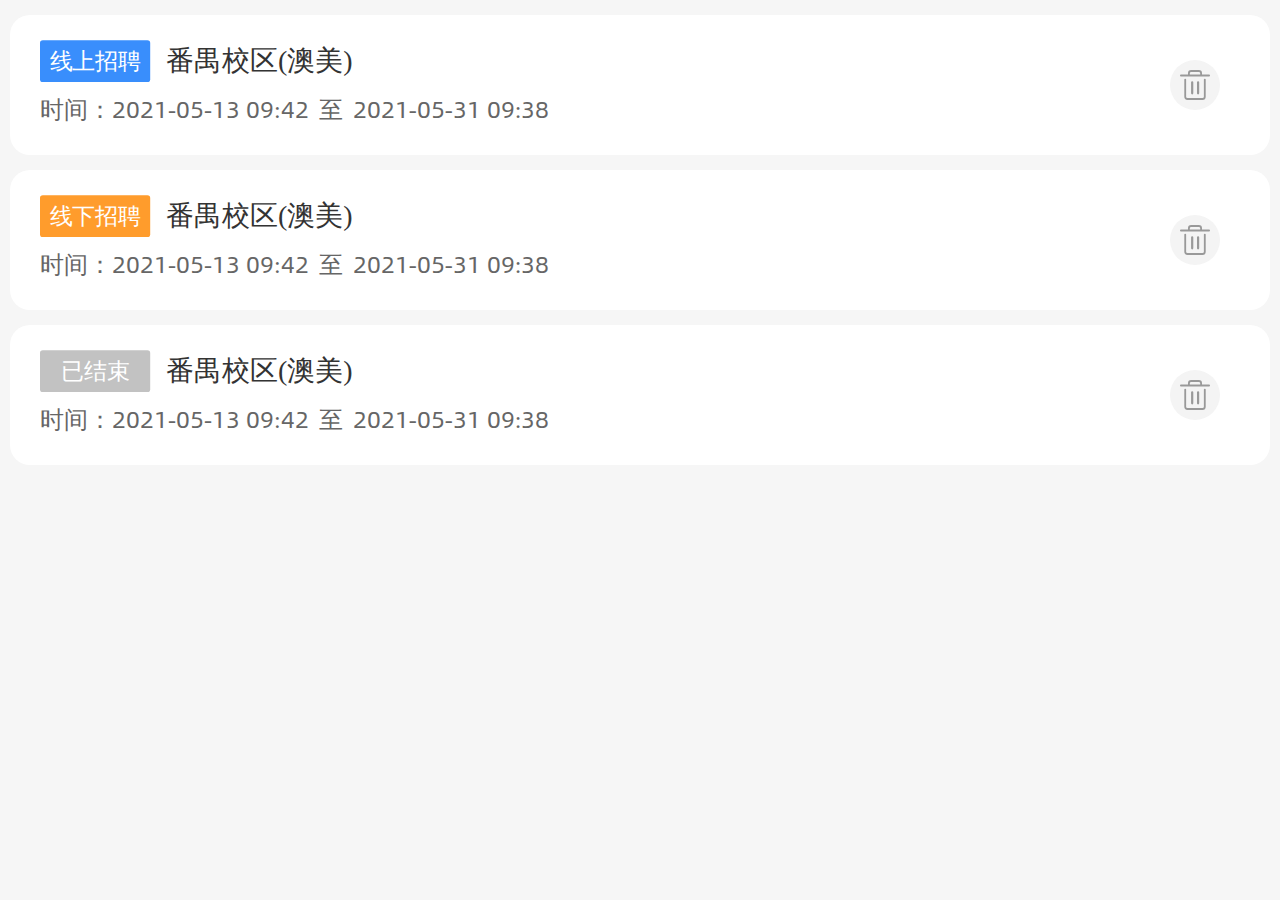
<file: 03.html>
<!DOCTYPE html>
<html>
	<head>
		<meta charset="utf-8">
		<meta name="viewport"
			content="width=device-width, user-scalable=no, initial-scale=1.0, maximum-scale=1.0, minimum-scale=1.0">
		<meta http-equiv="X-UA-Compatible" content="ie=edge">
		<title>收藏中心</title>
	</head>
	<link rel="stylesheet" type="text/css" href="./css/max.css" /><!-- 主体样式 -->
	<body>
		<div class="max_box">
			<div class="h_70 flex_align conBox flex_1">
				<div class="flex_align">
				  <div class="stateBuleBox f_12 flex_center_up_and_down">线上招聘</div>
				  <div class="f_14 c_h_33">番禺校区(澳美)</div>
				</div>
				<div class="flex_align c_h_66">
				  <div class="f_12"> 时间： </div>
				  <div class="f_12"> 2021-05-13 09:42 </div>
				  <div class="toseparate f_12">至</div>
				  <div class="f_12"> 2021-05-31 09:38</div>
				</div>
				<div class="rightfloatBox"><img src="./icon/lajitong.svg" class="rightfloatIcon"/></div>
			</div>
		</div>
		<div class="max_box">
			<div class="h_70 flex_align conBox flex_1">
				<div class="flex_align">
				  <div class="stateyellowBox f_12 flex_center_up_and_down">线下招聘</div>
				  <div class="f_14 c_h_33">番禺校区(澳美)</div>
				</div>
				<div class="flex_align c_h_66">
				  <div class="f_12"> 时间： </div>
				  <div class="f_12"> 2021-05-13 09:42 </div>
				  <div class="toseparate f_12">至</div>
				  <div class="f_12"> 2021-05-31 09:38</div>
				</div>
				<div class="rightfloatBox"><img src="./icon/lajitong.svg" class="rightfloatIcon"/></div>
			</div>
		</div>
		<div class="max_box" onclick="end()">
			<div class="h_70 flex_align conBox flex_1">
				<div class="flex_align">
				  <div class="statehBox f_12 flex_center_up_and_down">已结束</div>
				  <div class="f_14 c_h_33">番禺校区(澳美)</div>
				</div>
				<div class="flex_align c_h_66">
				  <div class="f_12"> 时间： </div>
				  <div class="f_12"> 2021-05-13 09:42 </div>
				  <div class="toseparate f_12">至</div>
				  <div class="f_12"> 2021-05-31 09:38</div>
				</div>
				<div class="rightfloatBox"><img src="./icon/lajitong.svg" class="rightfloatIcon"/></div>
			</div>
		</div>
	</body>
	<script src="./js/jquery.min.js"></script>
	<script src="./js/max.js"></script>
	<script>
	  function end(){
		  textTip('该活动已经结束')
	  }
	  $('.rightfloatBox').on('click',function(){
		  console.log('233')
		  $(this).parent().parent().remove()
		  　event.cancelBubble=true;
	  })
	</script>
	<style>
	.max_box{margin: 0.15rem 0.1rem;}
	  .qxBox{position: absolute;width: 1.2rem;height: 0.48rem;font-size: 0.24rem;border: #FC3964 solid 1px;border-radius: 0.3rem;text-align: center;right: 0;}
	  .toseparate{margin: 0 0.1rem;}
	  .time{transform: scale(0.9);transform-origin: 0 0;}
	  .conBox{display: flex;flex-direction: column;align-items: flex-start;justify-content: center;line-height: 0.5rem;position: relative;}
	  .stateBuleBox{
		      width: 1rem;
		      height: 0.36rem;
		      background: #398EFC;
		      color: white;
		      margin-right: 0.1rem;
		      padding: 0.04rem 0.08rem;
		      transform: scale(0.95);
		      transform-origin: 0 100%;
		      border-radius: 0.03rem;
	  }
	  .stateyellowBox{
		  width: 1rem;
		  height: 0.36rem;
		  background: #FF9C2C;
		  color: white;
		  margin-right: 0.1rem;
		  padding: 0.04rem 0.08rem;
		  transform: scale(0.95);
		  transform-origin: 0 100%;
		  border-radius: 0.03rem;
	  }
	  .statehBox{
		  width: 1rem;
		  height: 0.36rem;
		  background:#c2c2c2;
		  color: white;
		  margin-right: 0.1rem;
		  padding: 0.04rem 0.08rem;
		  transform: scale(0.95);
		  transform-origin: 0 100%;
		  border-radius: 0.03rem;
	  }
	  .rightfloatBox{width: 0.5rem;height: 0.5rem;background: #F4F4F4;display: flex;border-radius: 50%;align-items: center;justify-content: center;position: absolute;right: 0.2rem;}
	  .rightfloatIcon{width: 0.3rem;height: 0.3rem;}
	</style>
</html>
</file>
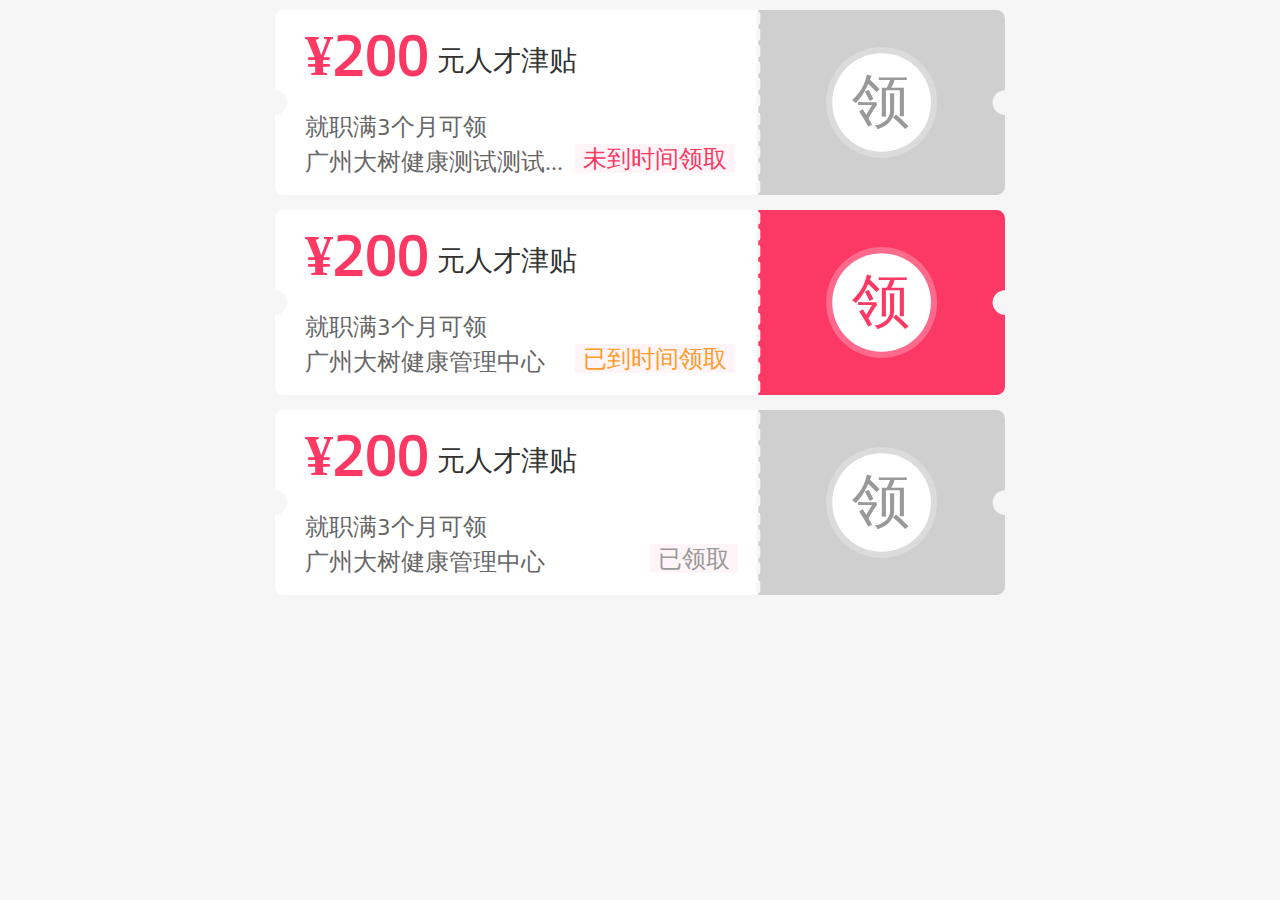
<file: 04.html>
<!DOCTYPE html>
<html>
	<head>
		<meta charset="utf-8">
		<meta name="viewport"
			content="width=device-width, user-scalable=no, initial-scale=1.0, maximum-scale=1.0, minimum-scale=1.0">
		<meta http-equiv="X-UA-Compatible" content="ie=edge">
		<title>优惠价</title>
	</head>
	<link rel="stylesheet" type="text/css" href="./css/max.css" /><!-- 主体样式 -->
	<body>
		<div class="yhBox">
			<div class="h_95 flex_1 bg_imgtwo flex_direction">
				<div class="flex">
					<div class="money"><span class="f_28 c_r_FC">¥</span><span class="f_28 c_r_FC">200</span></div>
					<span class="f_14 c_h_33 moneytitle"> 元人才津贴 </span>
				</div>
				<div class="flex_direction" style="line-height: 0.35rem;">
					<div class="f_12 c_h_66">就职满3个月可领</div>
					<div class="f_12 c_h_66 ellipsis" style="width: 2.7rem;">广州大树健康测试测试测试测试管理中心</div>
				</div>
				<div class="stateredBox c_r_FC">未到时间领取</div>
				<div class="stateval f_29 c_h_99">领</div>
			</div>
		</div>
		<div class="yhBox">
			<div class="h_95 flex_1 bg_img flex_direction">
				<div class="flex">
					<div class="money"><span class="f_28 c_r_FC">¥</span><span class="f_28 c_r_FC">200</span></div>
					<span class="f_14 c_h_33 moneytitle"> 元人才津贴 </span>
				</div>
				<div class="flex_direction" style="line-height: 0.35rem;">
					<div class="f_12 c_h_66">就职满3个月可领</div>
					<div class="f_12 c_h_66 ellipsis" style="width: 2.7rem;">广州大树健康管理中心</div>
				</div>
				<!-- <div class="stateredBox c_r_FC">未到时间领取</div> -->
				<div class="stateyellowBox c_r_FC">已到时间领取</div>
				<div class="stateval f_29 c_r_FC">领</div>
			</div>
		</div>
		<div class="yhBox">
			<div class="h_95 flex_1 bg_imgtwo flex_direction">
				<div class="flex">
					<div class="money"><span class="f_28 c_r_FC">¥</span><span class="f_28 c_r_FC">200</span></div>
					<span class="f_14 c_h_33 moneytitle"> 元人才津贴 </span>
				</div>
				<div class="flex_direction" style="line-height: 0.35rem;">
					<div class="f_12 c_h_66">就职满3个月可领</div>
					<div class="f_12 c_h_66 ellipsis" style="width: 2.7rem;">广州大树健康管理中心</div>
				</div>
				<!-- <div class="stateredBox c_r_FC">未到时间领取</div> -->
				<div class="statehBox c_r_FC">已领取</div>
				<div class="stateval f_29 c_h_99">领</div>
			</div>
		</div>
	</body>
	<script src="./js/jquery.min.js"></script>
	<script src="./js/max.js"></script>
	<style>
	    body{
			padding: 0;
		}
		.yhBox {
		display: flex;
		    align-items: center;
		    justify-content: center;
		    max-width: 7.5rem;
		    left: 0;
		    right: 0;
		    margin: auto;
		    padding: 0.1rem 0.1rem 0 0.1rem;
		    box-sizing: border-box;
		}

		.bg_img {
			position: relative;
			background: url(img/juan.svg) no-repeat;
			background-size: 100%;
			width: 100%;
			padding-left: 0.3rem;
			box-sizing: border-box;
			line-height: 0.9rem;
		}
		.bg_imgtwo{
			position: relative;
			background: url(img/huijuan.svg) no-repeat;
			background-size: 100%;
			width: 100%;
			padding-left: 0.3rem;
			box-sizing: border-box;
			line-height: 0.9rem;
		}

		.money span {
			font-weight: bold;
		}

		.moneytitle {
			margin-left: 0.08rem;
			display: flex;
			    align-items: center;
		}

		.stateredBox {
			position:absolute;
			height: 0.36rem;
			line-height: 0.36rem;
			background: #FFF5F8;
			padding: 0 0.1rem;
			transform: scale(0.8);
			transform-origin: 0 0;
			right: 2.3rem;
			bottom: 0.2rem;
		}
		.stateval{position: absolute;
    right: 0.95rem;
    top: 0.45rem;}

		.stateyellowBox {
			background: #FFFBF5;
			color: #FF9C2C;
			position:absolute;
			height: 0.36rem;
			line-height: 0.36rem;
			background: #FFF5F8;
			padding: 0 0.1rem;
			transform: scale(0.8);
			transform-origin: 0 0;
			right: 2.3rem;
			bottom: 0.2rem;
		}

		.statehBox {
			background: #F5F5F5;
			color: #999999;
			position:absolute;
			height: 0.36rem;
			line-height: 0.36rem;
			background: #FFF5F8;
			padding: 0 0.1rem;
			transform: scale(0.8);
			transform-origin: 0 0;
			right: 2.45rem;
			bottom: 0.2rem;
		}
	</style>
</html>
</file>
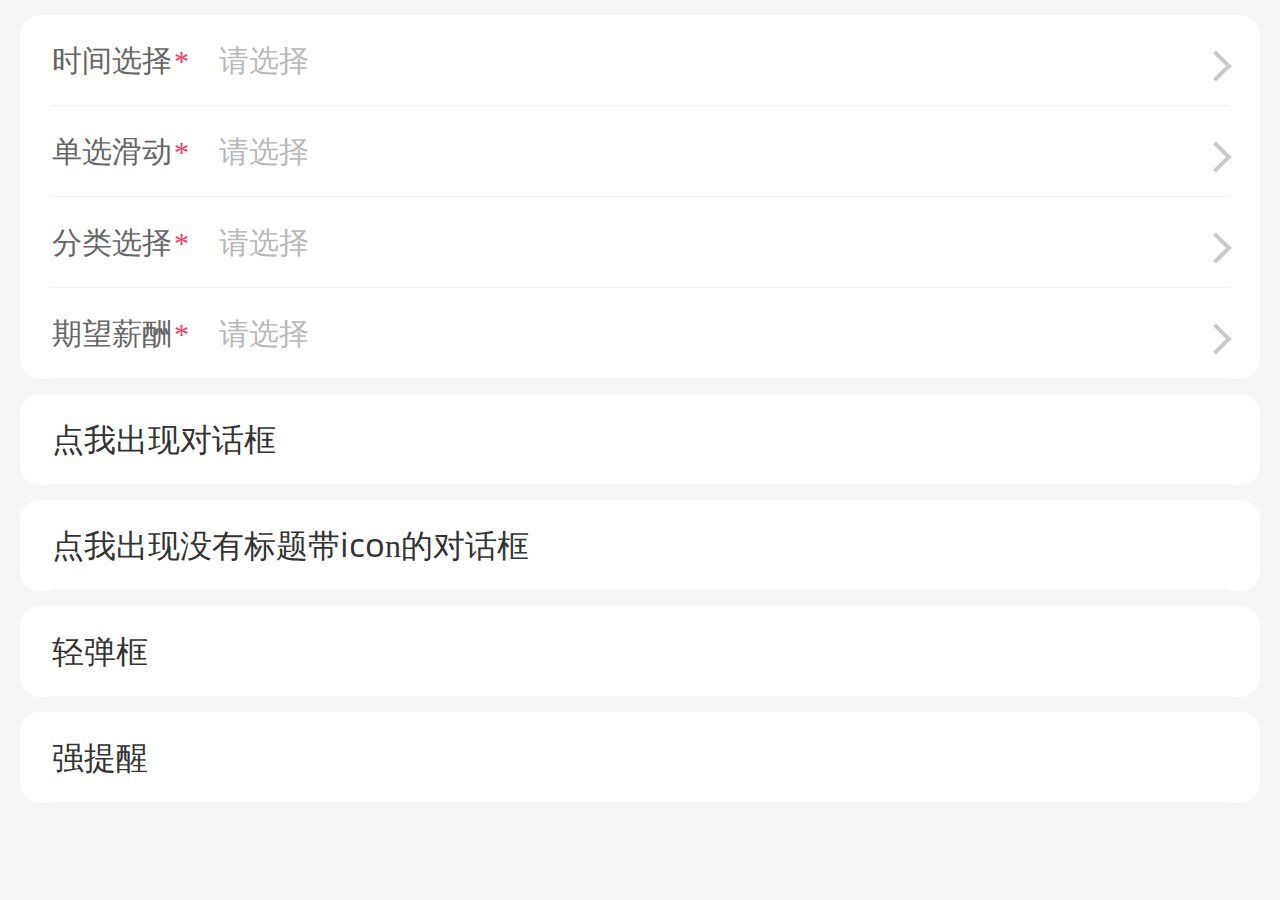
<file: 07.html>
<!DOCTYPE html>
<html>
	<head>
		<meta charset="utf-8">
		<meta name="viewport"
			content="width=device-width, user-scalable=no, initial-scale=1.0, maximum-scale=1.0, minimum-scale=1.0">
		<meta http-equiv="X-UA-Compatible" content="ie=edge">
		<title>插件集合</title>
	</head>
	<link rel="stylesheet" type="text/css" href="./css/max.css" /><!-- 主体样式 -->
	<link rel="stylesheet" type="text/css" href="./css/mui.picker.min.css" />
	<body>
       <div class="max_box">
		  <div class="flex h_45 lower_line">
		  	<div class="f_15 c_h_66 input_text">时间选择</div>
		  	<div class="c_r_FC f_15 ">*</div>
		  	<div class="guide_icon">
		  		<input class="no_style_input f_15 c_h_33" onclick="selectTime(this,'出生年月')" type="text" name="city"
		  			placeholder="请选择" id="datatime" readonly />
		  	</div>
		  </div>
		  
		  <div class="flex h_45 lower_line">
		  	<div class="f_15 c_h_66 input_text">单选滑动</div>
		  	<div class="c_r_FC f_15 ">*</div>
		  	<div class="guide_icon">
		  		<input class="no_style_input f_15 c_h_33" id="Hero_two" onclick="selectintention(this,'单选滑动')" type="text" name="city" placeholder="请选择"
		  			readonly />
		  	</div>
		  </div>
		  
		  <div class="flex h_45 lower_line">
		  	<div class="f_15 c_h_66 input_text">分类选择</div>
		  	<div class="c_r_FC f_15 ">*</div>
		  	<div class="guide_icon">
		  		<input class="no_style_input f_15 c_h_33" id="choice" type="text"  placeholder="请选择" readonly />
		  	</div>
		  </div>
		  
		  <div class="flex h_45 lower_line">
		  	<div class="f_15 c_h_66 input_text">期望薪酬</div>
		  	<div class="c_r_FC f_15 ">*</div>
		  	<div class="guide_icon">
		  		<input class="no_style_input f_15 c_h_33" onclick="selectSalary(this,'期望薪酬')" type="text" placeholder="请选择" readonly />
		  	</div>
		  </div>
	  
	   </div>
	   
	   <div class="max_box">
	   	<div class="h_45 lower_line">
	   		<div class="f_16 c_h_33 input_text" onclick="show()">点我出现对话框</div>
	   	</div>
	   </div>
	   <div class="max_box">
	   	<div class="h_45 lower_line">
	   		<div class="f_16 c_h_33 input_text" onclick="showtwo()">点我出现没有标题带icon的对话框</div>
	   	</div>
	   </div>
	   <div class="max_box">
	   	<div class="h_45 lower_line">
	   		<div class="f_16 c_h_33 input_text" onclick="showfour()">轻弹框</div>
	   	</div>
	   </div>
	   <div class="max_box">
	   	<div class="h_45 lower_line">
	   		<div class="f_16 c_h_33 input_text" onclick="showfive()">强提醒</div>
	   	</div>
	   </div>
	   
	</body>
	<script src="./js/jquery.min.js"></script>
	<script src="./js/max.js"></script><!-- 自己写的一些js 包含弹窗合并了 rem转xp 方法等 -->
	<script>window.FastClick = true;</script><!-- 阻止mui影响单选框乱跳 -->
	<script src="./js/mui.min.js"></script><!-- 此版是魔改版，修改了部分样式和功能比如引入mui后点击input乱跳问题 -->
	<script src="./js/mui.picker.min.js"></script><!-- mui滑动选择器 -->
	<script src="./js/mui_city.js"></script><!-- mui 城市内容的插件 -->
	<script>
	/* 时间选择stare*/
	function selectTime(e,name) {
		HeroFun.addtimeAndSlideBox(name);//配合mui使用
		/* $('.HeroMax div span').text(name)
		$('.HeroMax').fadeIn(200); */
		var time  = new mui.DtPicker({
			type: 'date',
			beginDate: new Date("1970-01-01"), //设置开始日期
			endDate: new Date(), //设置结束日期
		}).show(function(selectItems) {
			$(e).val(selectItems.value)
			$('.HeroMax').fadeOut(200);
			clean_up_mui();//清除mui残留
		});
	}
	/* 时间范围选择end*/
	
	/* 弹出层2（求职意向） stare */
	function selectintention(e,name){
		HeroFun.addtimeAndSlideBox(name);//配合mui使用
	/* 	$('.HeroMax div span').text(name)
		$('.HeroMax').fadeIn(200); */
		$('body').addClass('body_no')
		var picker = new mui.PopPicker();
		picker.setData([{
		    value: "0",
		    text: "离职-随时到岗",
		}, {
		    value: "1",
		    text: "在职-月内到岗"
		}, {
		    value: "2",
		    text: "在职-考虑机会"
		}, {
		    value: "3",
		    text: "在职-暂不考虑"
		}])
		picker.pickers[0].setSelectedIndex(0, 2000);
		picker.show(function(SelectedItem) {
		    $(e).val(SelectedItem[0].text)
			$('.HeroMax').fadeOut(200);
			HeroFun.clean_up_mui();//清除mui残留
		})
	}
	/* 弹出层2 end */
	
	/* 职位选择stare */
	$('#choice').on('click', function() {
		/* $('.Hero_maxBox_choice').fadeIn(200); */
		$('body').addClass('body_no')
		/* ================ */
		var HeroArrofchoice=[
			    {
				type:"美容类",
				value:"1",
				son:[
					{name:"不限",value:"4"},
					{name:"美发学徒",value:"5"},
					{name:"美容师",value:"6"},
					{name:"美容导师",value:"7"},
					{name:"美容顾问",value:"8"},
					],
				},
				{
				type:"美发类",
				value:"2",
				son:[
					{name:"不限",value:"9"},
					{name:"搞事情",value:"10"},
					{name:"村上春树",value:"11"},
					{name:"哈哈哈哈",value:"12"},
					{name:"OK导师",value:"13"},
					{name:"就是玩",value:"14"},
					],
				},
				{
				type:"纹绣类",
				value:"3",
				son:[
					{name:"树看",value:"15"},
					{name:"测试1",value:"16"},
					{name:"测试2",value:"17"},
					{name:"测试3",value:"18"},
					{name:"测试4",value:"19"},
					{name:"测试5",value:"20"},
					{name:"测试6",value:"21"},
					{name:"测试7",value:"22"},
					],
				},
			]
			HeroFun.handleArr(HeroArrofchoice,this,5,'测试');
			console.log($(this).data('all'),"包含选中父节点和子节点id")
			console.log($(this).data('value'),"包含已选择的子类id")
			//参数说明
			//HeroArrofchoice  来自外部的数组（必须）
			//this 对象本身（必须）
			//5 表示可以最多选几个（必须）
			//'测试' 不放值的话默认‘分类选择’（非必须）
	})
	
	/* 弹出层2（期望薪资） stare */
	function selectSalary(e,name){
		HeroFun.addtimeAndSlideBox(name);//配合mui使用
		/* $('.HeroMax div span').text(name)
		$('.HeroMax').fadeIn(200); */
		$('body').addClass('body_no')
		let temp=[];
		for(var i=1;i<50;i++){
			let rom={}
			let childBox=[];
			rom.value=i;
			rom.text=i+'K';
			for(let a=i+1;a<=50;a++){
				let child={}
				child.value=a;
				child.text=a+'K';
				childBox.push(child)
			}
			rom.children=childBox;
			temp.push(rom)
		}
		var picker = new mui.PopPicker({
		    layer: 2
		});
		    picker.setData(temp)
		picker.pickers[0].setSelectedIndex(1);
		picker.pickers[1].setSelectedIndex(7);
		picker.show(function(SelectedItem) {
			console.log(SelectedItem[0])
			$(e).val(SelectedItem[0].text+' ~ '+SelectedItem[1].text)
			$('.HeroMax').fadeOut(200);
			HeroFun.clean_up_mui();//清除mui残留
		})
		   
		
	}
	/* 弹出层 end */
	
	function show() {
		/* 自义定弹窗 */
		dialog('text', '标题', '今天天气很好', '取消', '确定', 'del_mask()');
		//使用方法dialog("带标题的text状态",'标题','提示内容','取消按钮内容','确定按钮内容','点击确认按钮后要执行的方法')
	}
	
	function showtwo() {
		/* 自义定弹窗 */
		dialog('icon', '支付失败', '取消', '确定', 'del_mask()');
		//使用方法dialog('带×的图标的','内容','取消按钮内容','确定按钮内容','点击确认按钮后要执行的方法')
	}
	
	function showfour() {
		textTip("支付成功")
	}
	
	function showfive(){
		dialog('Qtext', '支付失败','确定');
	}
	
	</script>
	<style>

	</style>
</html>
</file>
<file: css/max.css>
:root{
		  /* --themecolor:#FC3964; */
		   /* 全局主题色 */
	   }
	   ._g  path{fill:var(--themecolor,#FC3964)}
		body{background: #F6F6F6;}
		a{text-decoration: none;}
		.max_box{background: white;border-radius: 0.2rem;margin: 0.15rem 0.2rem;padding: 0rem 0.3rem;}
		.max_box_z{background: white;margin: 0.15rem 0rem;padding: 0rem 0.3rem;}
		.max_box_p{background: white;border-radius: 0.2rem;margin: 0.15rem 0rem;padding: 0rem 0.3rem;}
		* {list-style: none;font-size: 0.3rem;outline: none;font-family:auto;margin: 0px;padding: 0px;font-family: allfont;}ul li {list-style: none;}
		@font-face {
		  font-family: 'allfont';
		  src: url('../fonts/Alibaba-PuHuiTi-Regular.ttf');
		}
		*::-webkit-scrollbar {display: none;}
		.body_no{overflow: hidden}
		.flex{display: flex;}
		.flex_right{/* 居中分布到右 */ display: flex;flex: 1;justify-content: flex-end;align-items: center;}
		.center_at_both_ends{/* 居中分布两端 */display: flex;align-items: center;flex: 1;justify-content: space-between;}
		.flex_align{display: flex; align-items: center;}
		.flex_wrap{/* 允许自动换行 */display: flex;flex-wrap: wrap;}
		.flex_center_up_and_down{/* 上下左右居中 */ display: flex;align-items: center;justify-content: center;}
		.flex_direction{/* 上下分布 */display: flex;flex-direction: column;}
		.input_text{margin: 0px 0.02rem;text-overflow: ellipsis;white-space: nowrap;overflow: hidden;}
		.ellipsis{text-overflow: ellipsis;white-space: nowrap;overflow: hidden;}
		.nowrap{/* 字体不换行 */white-space: nowrap;}
		.addimg{height: 0.2rem;width: 0.2rem;margin: 0.06rem;}
		.choiceimg{position: relative;height: 0.1rem; width: 0.1rem;top: 0.1rem;}
		.locationimg{height: 0.54rem;width: 0.48rem;}
		.locationimg_box{display: flex;align-items: center;margin: 0 0.2rem;}
		.upMaxbox{/* 宫格盒子 */display: flex; flex-wrap: wrap; justify-content: space-around;}
		.upbox{height: 2.1rem;width: 31.3%;margin: 0.04rem 0rem;border-radius: 0.1rem;border: #dddddd solid 1px;}
		.upimg{height: 2.1rem;width: 2.1rem;border-radius: 0.1rem;}
		.tipsicon{height: 0.25rem;width: 0.25rem;vertical-align: middle;margin-right: 0.04rem;margin-bottom: 0.03rem;}
		.redDot{width: 0.1rem;height: 0.1rem;border-radius: 50%;margin-right: 0.12rem;}
		.choosecircle{height: 0.32rem;padding: 0.12rem 0.28rem;color: #999999;border-radius: 0.32rem;display: flex;align-items: center;margin: 0rem 0.16rem 0.2rem 0rem;}
		.touxiang{width: 1rem;height: 1rem;border-radius: 50%;margin-left: 0.16rem;}
		.input_flex{display: flex;justify-content: space-between;}
		.choice_text{position: relative;height:0.48rem;line-height: 0.48rem;text-align: center;}
		.noborder{border: none;outline：none；}
		.lower_line{/* 底部边框线 */border-bottom: #F2F2F2 solid 1px;}
		.separation_line_box{/* 分离线盒子 */height: 100%;display: flex;align-items: center;}
		.separation_line{/* 分离线 */height:0.48rem; width: 1px; background: #F2F2F2; margin: 0.15rem 0.3rem;}
		.line{/* 竖线分离线 */background: #f2f2f2;border-radius: 0.3rem;margin: 0 0.1rem;height: 0.4rem;width: 1px;display: inline-block;}
		.occupation_line_box{height: 100%;margin: 0rem 0.2rem;}
		.textarea_style{width: 100%;height: 1.9rem;resize: none;outline: none;border: none;font-family:'微软雅黑';}
		.occupation_line{border-bottom: #808080 solid 1px;width: 0.3rem; height: 50%;}
		.category_label{/* 点击变红带红勾的标签 */ height: 0.36rem;line-height: 0.34rem;padding: 0.16rem 0.24rem;border: #E4E4E8 solid 1px;border-radius: 0.1rem;margin: 0rem 0.2rem 0.2rem 0rem;position: relative;}
		.category_label_img{width: 0.24rem;height: 0.24rem;position: absolute;top: 0.45rem;right: -0.01rem;visibility: hidden;}
		.guide_icon{display: flex; align-items: center;position: relative;flex: 1;padding: 0rem 0.3rem;}
		.guide_icon:after{/* >符号 */content: " ";display: inline-block;height:0.18rem;width:0.18rem;border-width: 0.04rem 0.04rem 0 0;border-color: #c8c8cd;border-style: solid;-webkit-transform: matrix(.71,.71,-.71,.71,0,0);transform: matrix(.71,.71,-.71,.71,0,0);top: -2px;position: absolute;top: 50%;right:3px;margin-top: -5px;}
		.no_style_input {flex: 1;box-sizing: border-box;border: 0;outline: 0;-webkit-appearance: none;background-color: transparent;font-size: inherit;color: inherit;height: 0.9rem;line-height: 0.9rem;font-size: 0.3rem;}
		.m_r_6{margin-right: 0.12rem;}
		.m_t_10{margin-top: 0.2rem;}
		.m_l_10{margin-left: 0.2rem;}
		.m_l_25{margin-left: 0.5rem;}
		.m_l_15{margin-left: 0.3rem;}
		.m_15{margin: 0rem 0.3rem;}
		.w_78{width:1.56rem;}
		.transformScale09{transform: scale(0.9);transform-origin: 0 0;}
		.transformScale08{transform: scale(0.8);transform-origin: 0 0;}
		.of_x{/* 开启横向滚动 配合class(ellipsis)使用 */overflow-x: auto;}
		.of_y{/* 开启竖向滚动 配合class(ellipsis)使用 */overflow-y: auto;}
		.box_shadow{box-shadow: 0px 0px 12px #00000021;}
		input[type=text]:focus{ outline: none;}
		.flex_1{flex: 1;}
		.h_30{height: 0.6rem;line-height: 0.6rem;}
		.h_35{height: 0.7rem;line-height: 0.7rem;}
		.h_40{height: 0.8rem;line-height: 0.8rem;}
		.h_45{height: 0.9rem;line-height: 0.9rem;}
		.h_55{height: 1.08rem;line-height: 1.08rem;}
		.h_60{height: 1.2rem;line-height:1.2rem;}
		.h_65{height: 1.3rem;line-height:1.3rem;}
		.h_70{height: 1.4rem;line-height:1.4rem;}
		.h_75{height: 1.5rem;line-height:1.5rem;}
		.h_80 {height: 1.6rem;line-height: 1.6rem;}
		.h_85 {height: 1.7rem;line-height: 1.7rem;}
		.h_90{height: 1.8rem;line-height: 1.8rem;}
		.h_95{height: 1.9rem;line-height: 1.9rem;}
		.h_100{height: 2rem;line-height: 2rem;}
		.h_115{height: 2.3rem;line-height: 2.3rem;}
		.h_120{height: 2.4rem;line-height: 2.4rem;}
		.h_135{height: 2.7rem;line-height: 2.7rem;}
		.f_12 {font-size:0.24rem;}
		.f_13 {font-size:0.26rem;}
		.f_14 {font-size:0.28rem;}
		.f_15 {font-size:0.30rem;}
		.f_16{font-size:0.32rem;}
		.f_17{font-size:0.34rem;}
		.f_18 {font-size:0.36rem;}
		.f_20{font-size: 0.40rem;}
		.f_22{font-size: 0.44rem;}
		.f_26 {font-size:0.52rem;}
		.f_28 {font-size:0.56rem;}
		.f_29 {font-size:0.58rem;}
		.c_j_DCAE5D{color: #DCAE5D;}
		.c_r_FC{color: var(--themecolor,#FC3964)}
		.c_r_FFF5F8{color: #FFF5F8;}
		.c_h_9F{color: #9F9E9E;}
		.c_h_99{color: #999999;}
		.c_h_BC{color: #BCBCBC;}
		.c_h_66{color: #666666;}
		.c_h_33{color: #333333;}
		.c_h_AD{color: #ADACAF;}
		.c_h_A7{color: #A7ABAF;}
		.c_h_FF{color: #FFFFFF;}
		.c_h_28{color: #282828;}
		.c_h_c2{color: #C2C2C2;}
		.c_h_A5AB{color: #A5ABB6;}
		.c_bg_D9{background: #D9D9D9;}
		.c_bg_F9{background:#F9F9F9;}
		.c_bg_FC{background:var(--themecolor,#FC3964)}
		.c_bg_ffeaef {background: #ffeaef;}
		.c_bg_FF{background-color: #FFFFFF;}
		.c_bg_FFF5F8{background: #FFF5F8;}
		.c_bg_F5{background: #f5f5f5;}
		.c_bg_c2{background: #c2c2c2;}
		.c_bg_F5_to_FF{background:linear-gradient(180deg, #F5073F 0%, #FF4B75 100%)}
		/* 开关按钮stare */
		input[type="checkbox"].open{font-size:0.6rem;-webkit-appearance: none;-moz-appearance: none;appearance: none;width: 0.96rem;height: 0.5rem;background: #ddd;border-radius: 0.3rem;position: relative;cursor: pointer;outline: none;-webkit-transition: all .2s ease-in-out;transition: all .2s ease-in-out;}
		input[type="checkbox"].open:checked{background:var(--themecolor,#FC3964)}
		input[type="checkbox"].open:after{position: absolute;content: "";width: 0.52rem;height: 0.5rem;border-radius: 50%;background: #fff;-webkit-box-shadow: 0 0 .25em rgba(0,0,0,.3);box-shadow: 0 0 .25em rgba(0,0,0,.3);-webkit-transform: scale(.8);transform: scale(.8);left: 0;-webkit-transition: all .2s ease-in-out;transition: all .2s ease-in-out;}
		input[type="checkbox"].open:checked:after{left: calc(100% - 0.5rem);}
		/* 开关按钮end*/
		.radioBtn{width:0.4rem;height:0.4rem;-webkit-appearance: none;-moz-appearance: none;appearance: none;position: relative;margin-right: 0.12rem;outline: none;border: none}
		.radioBtn:before{content:'';width:0.4rem;height:0.4rem;border: 1px solid #E8E7E6;display: inline-block;border-radius: 50%;vertical-align: middle;}
		.radioBtn:checked:before{content:'';width:0.4rem;height:0.4rem;border: 1px solid var(--themecolor,#FC3964);background:var(--themecolor,#FC3964);display: inline-block;border-radius: 50%;vertical-align: middle;}
		.radioBtn:checked:after{content:'';width: 0.2rem;height:0.1rem;border: 0.04rem solid white;border-top: transparent;border-right: transparent;text-align: center;display: block;position: absolute;top: 0.12rem;left:0.1rem;vertical-align: middle;transform: rotate(-45deg);}
		input::-webkit-input-placeholder { /* WebKit browsers */color: #B9B9B9;}
		input:-moz-placeholder { /* Mozilla Firefox 4 to 18 */color: #B9B9B9;}
		input::-moz-placeholder { /* Mozilla Firefox 19+ */color: #B9B9B9;}
		input:-ms-input-placeholder { /* Internet Explorer 10+ */color: #B9B9B9;}
		textarea::-webkit-input-placeholder {/* WebKit browsers */color: #BCBCBC;}
		textarea:-moz-placeholder {/* Mozilla Firefox 4 to 18 */color: #BCBCBC;}
		textarea::-moz-placeholder {/* Mozilla Firefox 19+ */color: #BCBCBC;}
		textarea::-ms-input-placeholder {/* Internet Explorer 10+ */color: #BCBCBC;}
		.textarea_style::-webkit-scrollbar {display: none;}
		.max_box::-webkit-scrollbar {width:0 !important;}
		.text-tip {display: block;background: rgba(0,0,0,.65);color: #fff;padding: 0.05rem 0.3rem;line-height: 0.5rem;position: fixed;left: 50%;bottom: 50%;-webkit-transform: translate(-50%);transform: translate(-50%);border-radius: 0.06rem;z-index: 9999;font-size: 0.28rem;text-align: center;max-width: 79%;box-sizing: border-box;word-break: break-all;}
		.Btn{width: 1.6rem;height: 0.6rem;border-radius: 1rem;border: none;font-size: 0.3rem;color: white;}
		.MaxBtn{/* 最大的红色按钮 */box-sizing: border-box;width: 100%;height: 0.9rem;line-height: 0.9rem;border-radius: 1rem;text-align: center;border: none;outline: none;color: white;}
		.redMoreBtn{/* 较大的红色按钮 */box-sizing: border-box;padding: 0.2rem;width: 49%;height: 0.9rem;border-radius: 1rem;border: none;outline: none;color: white;}
		.whiteMoreBtn{/* 较大的白色按钮 */box-shadow: 0px 0px 14px rgb(0 0 0 / 12%);box-sizing: border-box;padding: 0.2rem;width: 49%;height: 0.9rem;border-radius: 1rem;border: none;outline: none;}
		.smallerBtn{/* 较小的红色按钮 */box-sizing: border-box;padding: 0.2rem;width:2.3rem;height: 0.8rem;border-radius: 1rem;border: none;outline: none;color: white;}
		.selectInput{height: 0.6rem;background: #F5F5F7;border: none;/* padding-left: 0.55rem; */border-radius: 0.4rem;color: #333333;outline: none;font-size: 0.28rem;position: relative;padding: 0px 0.55rem;flex: 1;margin-right: 0.2rem;}
		.inserticon{width:0.26rem;height:0.26rem;position: absolute;left:0.18rem;top:0.09rem;}
		.inserticon_del{width: 0.26rem;height: 0.26rem;position: absolute;right: 0.4rem;display: none;top: 0.08rem;}
		.nineGonggeBox{margin-top: .22rem;flex-wrap: wrap;box-sizing: border-box;}
		.GonggeBox{position: relative;width: 32.4%;height: 2.26rem;border-radius: .2rem;overflow: hidden;margin: 0 .06rem .06rem 0;}
		.GonggeImg{width: 100%;height: 100%;object-fit: cover;}
		.del_img {width: .36rem;height: .36rem;position: absolute;right: .1rem;top: .1rem;z-index: 1;}
		.del_svg{width: 0.28rem;baseline-shift: 0.28rem;vertical-align: middle;margin: -0.05rem 0.05rem 0 0;}
		.commentinput{padding: 0 .2rem; box-sizing: border-box; margin-right: .4rem; flex: 1; height: .66rem; background: #F5F7FB; border-radius: 1rem; font-size: .28rem; color: #666;outline: none;border: none;}
		.comment_icon_box{ justify-content: space-between;width: 3.2rem;}
		.commentBtn{height:0.3rem;width:0.34rem;margin-bottom: 0.06rem;}
		.semicircle_corner_label{/* 半圆角标签 */transform: scale(0.7);display: flex;align-items: center;justify-content: center;height: 0.3rem;width: 0.75rem;border-radius: 6px 0%;font-size: 0.24rem;color: white;}
	    .quote_ing{width: 0.68rem; height: 0.68rem; border-radius: 50%; margin-left: 0.32rem; margin-right: 0.16rem;}
		.filestyle{position: absolute;opacity: 0;width: 100%;height: 100%;left: 0;top: 0;right: 0;bottom: 0;}
		/* 自义定底部弹出层stare */
		.Hero_maxBox {display: none;}
		.Bottom_pop_up {position: fixed;top: 0;left: 0;z-index: 1;width: 100%;height: 100%;background-color: rgba(0, 0, 0, .7);}
		.Hero_popup {position: fixed;max-height: 100%;overflow-y: auto;background-color: #fff;-webkit-transition: -webkit-transform .3s;transition: -webkit-transform .3s;transition: transform .3s;transition: transform .3s, -webkit-transform .3s;-webkit-overflow-scrolling: touch;z-index: 2002;}
		.Hero-popup--bottom {bottom: 0;left: 0;width: 100%;}
		.Hero-action-Box {display: -webkit-box;display: -webkit-flex;/* display: flex; */-webkit-box-orient: vertical;-webkit-box-direction: normal;-webkit-flex-direction: column;flex-direction: column;max-height: 80%;overflow: hidden;color: #323233;}
		.Hero-popup--bottom.Hero-popup--round {border-radius: 16px 16px 0 0;}
		.Hero_header {-webkit-flex-shrink: 0;flex-shrink: 0;font-weight: 500;font-size: 0.32rem;line-height: 0.96rem;text-align: center;}
		.Hero_icon {position: absolute;top: 0.2rem;right: 0;padding: 0 16px;color: #c8c9cc;font-size: 22px;line-height: inherit;width: 0.3rem;height: 0.3rem;}
	    /* 自义定底部弹出层end */
		/* 身份证上传stare */
		.IDcardicon{height: 0.25rem;width: 0.25rem;vertical-align: middle;margin-right: 0.04rem;margin-bottom: 0.03rem;}
		.IDcardImg{width: 3.2rem;height:2rem;}
		.IDbox{display: flex; flex-direction: column; align-items: center;}
		.IDmaxBox{display: flex; flex-wrap: wrap; justify-content: space-around;}
		 /* 身份证上传end */
		 /* 弹出框stare */
		 .dialogbox{width: 70%;background: white;position: absolute;top: 50%;left: 50%;transform: translate(-50%, -50%);border-radius: .2rem;overflow: hidden;}
		 .delAbsolute {position: absolute;left: 0;right: 0;top: 0;bottom: 0;}
		 .mask{position: fixed;z-index: 9999;top: 0;left: 0;right: 0;bottom: 0;width: 100%;height: 100%;background: rgba(0, 0, 0, .4);display: none;}
		 .dialogbox_title{margin: 0.32rem 0rem 0.15rem 0rem;text-align:center;}
		 .dialogbox_icon{margin: 0.4rem 0rem 0.35rem 0rem; align-items: center; color: #333333; display: flex; justify-content: center;font-size: 0.28rem;}
		 .dialogbox_content{padding: 0rem 0.3rem 0.26rem 0.3rem;line-height: 0.4rem;}
		 .dialogbox_btn{display: flex; border-top: #F0F0F0 solid 1px;}
		 .dialogbox_btn_l{color:#999999;flex: 1;align-items: center;text-align: center;padding: 0.2rem 0rem;border-right: #F0F0F0 solid 1px;}
		 .dialogbox_btn_r{flex: 1;align-items: center;text-align: center;padding: 0.2rem 0rem;}
		  /* 弹出框end */
		 .small_label{/* 小标签 */    background: #ffffff;padding: 0.1rem 0.2rem;display: flex;height: 0.2rem;line-height: 0.34rem;border-radius: 1rem;align-items: center;color: var(--themecolor,#FC3964);font-size: 0.2rem;border:var(--themecolor,#FC3964) solid 1px;transform: scale(0.9);}
		/* treeSelect 分类选择 */
		.choice_left{width: 3rem;height: 100%;display: flex;padding-top: 0.1rem;overflow-y: auto;flex-wrap: wrap;justify-content: flex-end;align-content: flex-start;}
		.leftChoiceBox{position: relative;width: 100%;height: 0.84rem;line-height: 0.84rem;text-align: center;border-radius: 0.1rem 0 0 0.1rem;}
		.tipsNumber{position: absolute;right: 0.2rem;height: 0.35rem;width: 0.35rem;border-radius: 50%;line-height: 0.35rem;color: white;top: 0.28rem;transform: scale(0.8);display: none;}
		.honggo{display: none;content: ''; width: 0.2rem; height: 0.1rem; border: 0.04rem solid var(--themecolor,#FC3964); border-top: transparent; border-right: transparent; text-align: center; top: 0.12rem; left: 0.1rem; vertical-align: middle; transform: rotate( -45deg );}
		.HeroSeclctText{position: relative;border-radius: 0.5rem;padding: 0.05rem 0.45rem 0.05rem 0.25rem;font-size: 0.28rem;margin: 0 0.2rem 0.1rem 0;}
		.HeroSeclctText:after {width: 0.25rem;position: absolute;height: 0.02rem;background:var(--themecolor,#FC3964);;content: "";top: 0.24rem;right: 0.15rem;border-radius: 0.1rem;transform: rotate(134deg);-ms-transform: rotate(134deg);-moz-transform: rotate(134deg);-webkit-transform: rotate(134deg);-o-transform: rotate(134deg);}
		.HeroSeclctText:before {width: 0.25rem;position: absolute;height: 0.02rem;background:var(--themecolor,#FC3964);;content: "";top: 0.24rem;right: 0.15rem;border-radius: 0.1rem;transform: rotate(45deg);-ms-transform: rotate(45deg);-moz-transform: rotate(45deg);-webkit-transform: rotate(45deg);-o-transform: rotate(45deg);}
		.HeroSelectBox{display: flex;flex-wrap: wrap;}
		.translate_BOX{/* 单选BOX */flex-wrap: wrap;justify-content: space-between;padding: 0 0.4rem;}
		.translate_red{/* 单选BOX */background:var(--themecolor,#FC3964); !important;border:var(--themecolor,#FC3964); solid 1px !important;color:var(--themecolor,#FC3964); !important;}
		.translate{/* 单选BOX */height: 0.72rem;line-height: 0.72rem;width: 2rem;text-align: center;border: #E4E4E8 solid 1px;border-radius: 0.1rem;margin: 0.12rem 0;position: relative;}
		.title_left {/* 弹框标题向左 */ font-weight: bold;text-align: left;padding-left: 0.4rem;}
		/* 底部切换栏 stare */
		.Hero_bottaricon{width: 0.34rem;height: 0.34rem;}
		.Hero_botMaxBox{display: flex;justify-content: space-around;background: white;padding-top: 0.1rem;align-items: center;position: fixed;bottom: 0;width: 100%;z-index: 1500;}
		.Hero_botminBox{display: flex;flex-direction: column;align-items: center;}
		.Hero_botminBox div{display: flex;align-items: center;height: 0.4rem;line-height: 0.4rem;justify-content: center;transform: scale(0.83);transform-origin: center;}
		.Hero_botFonRed div{color:var(--themecolor,#FC3964); }
		.Hero_botFonRed  path{fill:var(--themecolor,#FC3964);}
		/* 底部切换栏 end */
		.max_title_box{height: 1rem;width: 100%;background: var(--themecolor,#FC3964);display: flex;align-items: center;border: none;}
		.max_title_box div{display: flex;align-items: center;justify-content: center;font-weight: bold;}
		.max_title_icon{width: 0.2rem;height:0.36rem;margin-left: -1.5rem;}
</file>
<file: css/mui.picker.min.css>
/**
*
2021/7/12魔改版byBearHero
**/
.mui-pciker-list li,
.mui-picker,
.mui-picker-inner {
	box-sizing: border-box;
	overflow: hidden
}

.mui-picker {
	background-color: #FFFFFF;
	position: relative;
	height: 200px;
	border: 1px solid rgba(0, 0, 0, .1);
	-webkit-user-select: none;
	user-select: none
}
.hide{
	display: none;
}

.mui-dtpicker,
.mui-poppicker {
	left: 0;
	background-color: #eee;
	/* box-shadow: 0 -5px 7px 0 rgba(0, 0, 0, .1); */
	-webkit-transition: .3s;
	width: 100%
}

.mui-picker-inner {
	position: relative;
	width: 100%;
	height: 100%;
	-webkit-mask-box-image: -webkit-linear-gradient(bottom, transparent, transparent 5%, #fff 20%, #fff 80%, transparent 95%, transparent);
	-webkit-mask-box-image: linear-gradient(top, transparent, transparent 5%, #fff 20%, #fff 80%, transparent 95%, transparent)
}

.mui-pciker-list,
.mui-pciker-rule {
	box-sizing: border-box;
	padding: 0;
	margin: -18px 0 0;
	width: 100%;
	height: 36px;
	line-height: 36px;
	position: absolute;
	left: 0;
	top: 50%
}

.mui-pciker-rule-bg {
	z-index: 0
}

.mui-pciker-rule-ft {
	z-index: 2;
	border-top: solid 1px rgba(0, 0, 0, .1);
	border-bottom: solid 1px rgba(0, 0, 0, .1)
}

.mui-pciker-list {
	z-index: 1;
	-webkit-transform-style: preserve-3d;
	transform-style: preserve-3d;
	-webkit-transform: perspective(750pt) rotateY(0) rotateX(0);
	transform: perspective(750pt) rotateY(0) rotateX(0)
}

.mui-pciker-list li {
	width: 100%;
	height: 100%;
	position: absolute;
	text-align: center;
	vertical-align: middle;
	-webkit-backface-visibility: hidden;
	backface-visibility: hidden;
	font-size: 1pc;
	font-family: "Helvetica Neue", Helvetica, Arial, sans-serif;
	color: #888;
	padding: 0 8px;
	white-space: nowrap;
	-webkit-text-overflow: ellipsis;
	text-overflow: ellipsis;
	cursor: default;
	visibility: hidden
}

.mui-pciker-list li.highlight,
.mui-pciker-list li.visible {
	visibility: visible
}

.mui-pciker-list li.highlight {
	color: #222
}

.mui-poppicker {
	position: fixed;
	z-index: 2003;
	background: white;
	/* border-top: solid 1px #ccc; */
	bottom: 0;
	-webkit-transform: translateY(300px)
}

.mui-poppicker.mui-active {
	-webkit-transform: translateY(0)
}

.mui-android-5-1 .mui-poppicker {
	bottom: -300px;
	-webkit-transition-property: bottom;
	-webkit-transform: none
}

.mui-android-5-1 .mui-poppicker.mui-active {
	bottom: 0;
	-webkit-transition-property: bottom;
	-webkit-transform: none
}

.mui-poppicker-header {
	/* padding: 6px;
	font-size: 14px;
	color: #888 */
	background: white;
	    border-radius: 0.1rem;
	    margin: 0.15rem 0rem;
	    padding: 0rem 0.3rem;
	    display: flex;
	    align-items: center;
	    box-shadow: 0px 0px 12px #00000021;
	    height: 1.3rem;
	    line-height: 1.3rem;
}

.mui-poppicker-header .mui-btn {
	/* font-size: 9pt;
	padding: 5px 10px */
	box-sizing: border-box;
	    width: 100%;
	    height: 0.9rem;
	  /*  line-height: 0.9rem; */
	    border-radius: 1rem;
	    text-align: center;
	    border: none;
	    outline: none;
	    color: white !important;
		background-color:var(--themecolor,#FC3964);
		font-size: 0.3rem;
}

.mui-poppicker-btn-cancel {
	float: left
}

.mui-poppicker-btn-ok {
	float: right
}

.mui-poppicker-clear {
	clear: both;
	height: 0;
	line-height: 0;
	font-size: 0;
	overflow: hidden
}

.mui-poppicker-body {
	position: relative;
	width: 100%;
	height: 160px;
	/* border-top: solid 1px #ddd */
}

.mui-poppicker-body .mui-picker {
	width: 100%;
	height: 100%;
	margin: 0;
	border: none;
	float: left
}

.mui-dtpicker {
	position: fixed;
	z-index: 2003;
	/* border-top: solid 1px #ccc; */
	bottom: 0;
	-webkit-transform: translateY(300px)
}

.mui-dtpicker.mui-active {
	-webkit-transform: translateY(0)
}

.mui-dtpicker-active-for-page {
	overflow: hidden !important
}

.mui-android-5-1 .mui-dtpicker {
	bottom: -300px;
	-webkit-transition-property: bottom;
	-webkit-transform: none
}

.mui-android-5-1 .mui-dtpicker.mui-active {
	bottom: 0;
	-webkit-transition-property: bottom;
	-webkit-transform: none
}

.mui-dtpicker-header {
	/* padding: 6px;
	font-size: 14px;
	color: #888 */
	background: white;
	    border-radius: 0.1rem;
	    margin: 0.15rem 0rem;
	    padding: 0rem 0.3rem;
		display: flex;
		    align-items: center;
			box-shadow: 0px 0px 12px #00000021;
			height: 1.3rem;
			    line-height: 1.3rem;
}

.mui-dtpicker-header button {
	font-size: 9pt;
	padding: 5px 10px
}

.mui-dtpicker-header button:last-child {
	box-sizing: border-box;
	    width: 100%;
	    height: 0.9rem;
	  /*  line-height: 0.9rem; */
	    border-radius: 1rem;
	    text-align: center;
	    border: none;
	    outline: none;
	    color: white;
		background-color:var(--themecolor,#FC3964);
		font-size: 0.3rem;
}

.mui-dtpicker-body {
	position: relative;
	width: 100%;
	height: 160px
}

.mui-ios .mui-dtpicker-body {
	-webkit-perspective: 75pc;
	perspective: 75pc;
	-webkit-transform-style: preserve-3d;
	transform-style: preserve-3d
}

.mui-dtpicker-title h5 {
	display: inline-block;
	width: 20%;
	margin: 0;
	padding: 8px;
	text-align: center;
	border-top: solid 1px #ddd;
	background-color: #f0f0f0;
	border-bottom: solid 1px #ccc
}

[data-type=hour] [data-id=title-i],
[data-type=hour] [data-id=picker-i],
[data-type=month] [data-id=title-i],
[data-type=month] [data-id=picker-d],
[data-type=month] [data-id=title-d],
[data-type=month] [data-id=picker-h],
[data-type=month] [data-id=title-h],
[data-type=month] [data-id=picker-i],
[data-type=time] [data-id=picker-y],
[data-type=time] [data-id=picker-m],
[data-type=time] [data-id=picker-d],
[data-type=time] [data-id=title-y],
[data-type=time] [data-id=title-m],
[data-type=time] [data-id=title-d],
[data-type=date] [data-id=title-i],
[data-type=date] [data-id=picker-h],
[data-type=date] [data-id=title-h],
[data-type=date] [data-id=picker-i] {
	display: none
}

.mui-dtpicker .mui-picker {
	width: 20%;
	height: 100%;
	margin: 0;
	float: left;
	border: none
}
.mui-dtpicker{
background: white;
	/* border-radius: 16px 16px 0 0;
	    overflow: hidden; */
}
.mui-dtpicker-title{
	display: none;
}
[data-type=hour] [data-id=picker-h],
[data-type=hour] [data-id=title-h],
[data-type=datetime] [data-id=picker-h],
[data-type=datetime] [data-id=title-h] {
	border-left: dotted 1px #ccc
}

[data-type=datetime] .mui-picker,
[data-type=time] .mui-dtpicker-title h5 {
	width: 20%
}

[data-type=date] .mui-dtpicker-title h5,
[data-type=date] .mui-picker {
	width: 33.3%
}

[data-type=hour] .mui-dtpicker-title h5,
[data-type=hour] .mui-picker {
	width: 25%
}

[data-type=month] .mui-dtpicker-title h5,
[data-type=month] .mui-picker,
[data-type=time] .mui-dtpicker-title h5,
[data-type=time] .mui-picker {
	width: 50%
}
</file>
